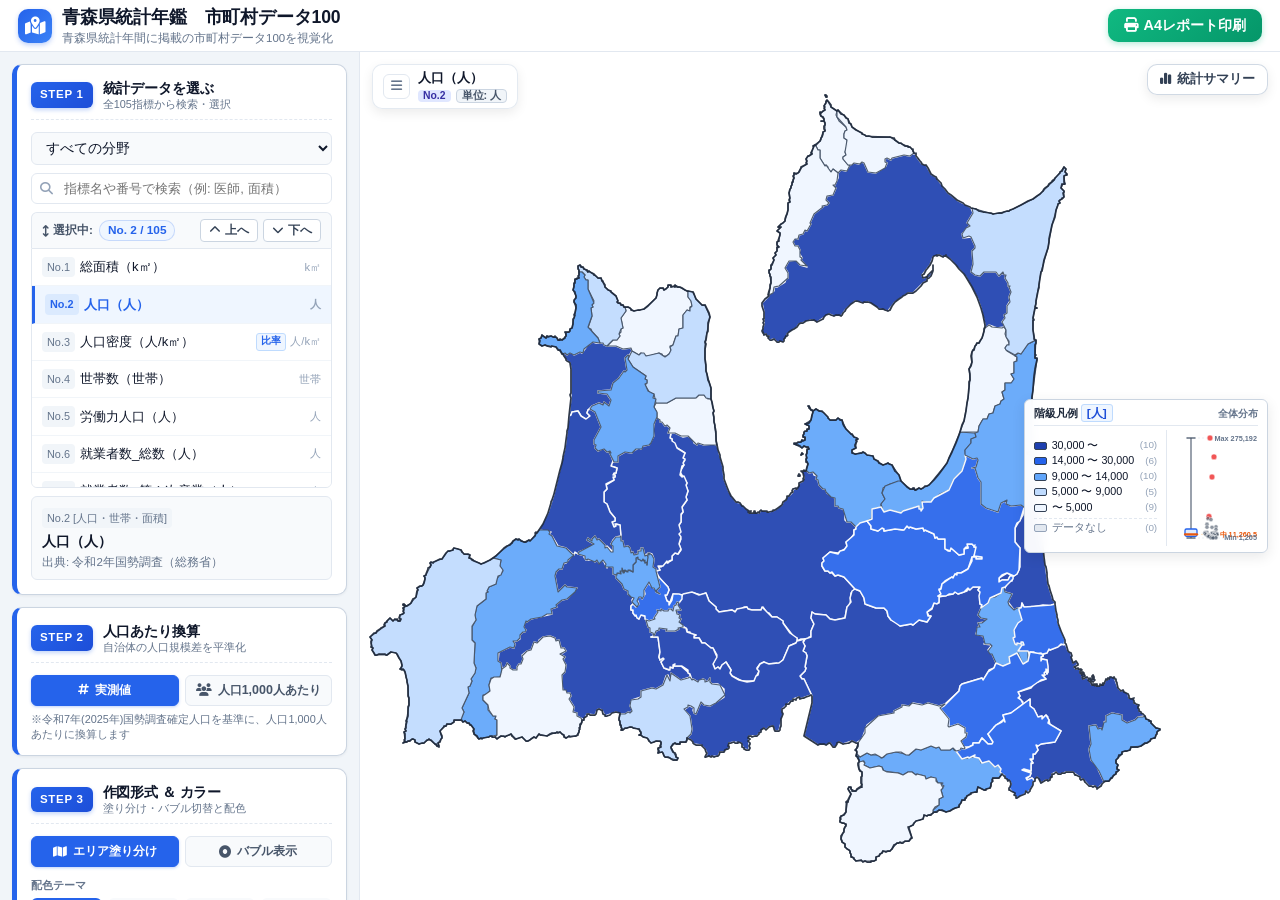
<file: index.html>
<!DOCTYPE html>
<html lang="ja">
<head>
  <meta charset="UTF-8">
  <meta name="viewport" content="width=device-width, initial-scale=1.0">
  <title>青森県統計年鑑　市町村データ100</title>
  <link rel="icon" type="image/png" href="favicon.png">
  
  <!-- FontAwesome Icons -->
  <link rel="stylesheet" href="vendor/css/all.min.css">
  
  <!-- Leaflet CSS -->
  <link rel="stylesheet" href="vendor/css/leaflet.css">
  
  <!-- App Styles -->
  <link rel="stylesheet" href="css/style.css">
</head>
<body>

  <!-- App Header -->
  <header class="app-header">
    <div class="brand">
      <div class="brand-icon">
        <i class="fa-solid fa-map-location-dot"></i>
      </div>
      <div>
        <h1 class="brand-title">青森県統計年鑑　市町村データ100</h1>
        <p class="brand-subtitle">青森県統計年間に掲載の市町村データ100を視覚化</p>
      </div>
    </div>
    
    <div class="header-actions">
      <button id="btn-open-report" class="btn-print-hero" title="A4レポートを表示して印刷・PDF保存します">
        <i class="fa-solid fa-print"></i>
        <span>A4レポート印刷</span>
      </button>
    </div>
  </header>

  <!-- App Main Layout -->
  <main class="app-container">
    
    <!-- Sidebar / Indicator Selection -->
    <aside id="app-sidebar" class="sidebar">
      
      <!-- Section 1: Indicator Selection -->
      <div class="sidebar-section">
        <div class="step-header">
          <span class="step-badge">STEP 1</span>
          <div class="step-info">
            <span class="step-title">統計データを選ぶ</span>
            <span class="step-desc">全105指標から検索・選択</span>
          </div>
        </div>
        
        <!-- Category Filter -->
        <select id="cat-select" class="cat-select" title="分野で絞り込み"></select>

        <!-- Search Input -->
        <div class="search-wrapper">
          <i class="fa-solid fa-magnifying-glass search-icon"></i>
          <input type="text" id="search-input" class="search-input" placeholder="指標名や番号で検索（例: 医師, 面積）">
        </div>

        <!-- Variable List Navigation Bar (上下移動ナビゲーション) -->
        <div class="var-list-nav-bar">
          <div class="var-list-counter" id="var-list-counter">
            <span class="counter-label"><i class="fa-solid fa-arrows-up-down"></i> 選択中:</span>
            <span class="counter-badge" id="slider-counter">No. 2 / 105</span>
          </div>
          <div class="var-list-step-btns">
            <button type="button" id="btn-var-up" class="btn-var-step" title="1つ上の指標へ (▲)" aria-label="1つ上の指標へ">
              <i class="fa-solid fa-chevron-up"></i>
              <span>上へ</span>
            </button>
            <button type="button" id="btn-var-down" class="btn-var-step" title="1つ下の指標へ (▼)" aria-label="1つ下の指標へ">
              <i class="fa-solid fa-chevron-down"></i>
              <span>下へ</span>
            </button>
          </div>
        </div>

        <!-- Variable List (太幅スライダー＆上下操作) -->
        <div id="variable-list" class="variable-list"></div>

        <!-- Selected Indicator Info Card -->
        <div class="selected-info-card">
          <div id="selected-var-num" class="var-badge" style="display:inline-block; margin-bottom:4px;">No.2 [人口・世帯・面積]</div>
          <div id="selected-var-name" class="info-title">人口（人）</div>
          <div class="info-meta">
            <span id="selected-var-source">出典: 令和8年 青森県統計年鑑</span>
          </div>
        </div>
      </div>

      <!-- Section 2: Per-Capita Population Transform (人口1,000人あたり) -->
      <div class="sidebar-section">
        <div class="step-header">
          <span class="step-badge">STEP 2</span>
          <div class="step-info">
            <span class="step-title">人口あたり換算</span>
            <span class="step-desc">自治体の人口規模差を平準化</span>
          </div>
        </div>
        <div class="per-capita-toggle-box">
          <button id="btn-mode-raw" class="per-capita-btn active" data-mode="raw" title="実測値のまま表示します">
            <i class="fa-solid fa-hashtag"></i>
            <span>実測値</span>
          </button>
          <button id="btn-mode-1000" class="per-capita-btn" data-mode="1000" title="令和7年国勢調査人口を基準に、人口1,000人あたりに換算します">
            <i class="fa-solid fa-users"></i>
            <span>人口1,000人あたり</span>
          </button>
        </div>
        <div class="per-capita-note">
          ※令和7年(2025年)国勢調査確定人口を基準に、人口1,000人あたりに換算します
        </div>
      </div>

      <!-- Section 3: Map Style & Color Palette -->
      <div class="sidebar-section">
        <div class="step-header">
          <span class="step-badge">STEP 3</span>
          <div class="step-info">
            <span class="step-title">作図形式 ＆ カラー</span>
            <span class="step-desc">塗り分け・バブル切替と配色</span>
          </div>
        </div>

        <!-- Map Style Toggle (Choropleth vs Bubble) -->
        <div class="map-style-toggle-box">
          <button id="btn-style-choropleth" class="map-style-btn active" data-style="choropleth" title="市町村ポリゴンを色分けして表示します（標準）">
            <i class="fa-solid fa-map"></i>
            <span>エリア塗り分け</span>
          </button>
          <button id="btn-style-bubble" class="map-style-btn" data-style="bubble" title="全自治体を均等なバブル（円）で表示し、面積差の偏りを解消します">
            <i class="fa-solid fa-circle-dot"></i>
            <span>バブル表示</span>
          </button>
        </div>

        <!-- Bubble Size Options (バブル表示選択時に表示) -->
        <div id="bubble-size-option-box" class="bubble-size-option-box" style="display: none;">
          <div class="bubble-sub-label">
            <i class="fa-solid fa-circle-nodes"></i>
            <span>バブルのサイズ変化</span>
          </div>
          <div class="bubble-size-toggle-box">
            <button id="btn-bubble-size-step" class="bubble-size-btn active" data-size-mode="step" title="5段階の階級に合わせて段階的にバブルを大きくします">
              <i class="fa-solid fa-layer-group"></i>
              <span>階級別（段階的）</span>
            </button>
            <button id="btn-bubble-size-continuous" class="bubble-size-btn" data-size-mode="continuous" title="統計数値の大きさに応じて無段階に滑らかに変化させます（視認性補正済み）">
              <i class="fa-solid fa-chart-line"></i>
              <span>数値連動（無段階）</span>
            </button>
          </div>
        </div>

        <div class="palette-header-label">配色テーマ</div>
        <div class="palette-picker">
          <button class="palette-btn active" data-palette="blue">
            <div class="palette-swatch">
              <span class="swatch-color" style="background:#eff6ff;"></span>
              <span class="swatch-color" style="background:#bfdbfe;"></span>
              <span class="swatch-color" style="background:#60a5fa;"></span>
              <span class="swatch-color" style="background:#2563eb;"></span>
              <span class="swatch-color" style="background:#1e40af;"></span>
            </div>
            <span class="palette-name">ブルー</span>
          </button>
          
          <button class="palette-btn" data-palette="warm">
            <div class="palette-swatch">
              <span class="swatch-color" style="background:#fff7ed;"></span>
              <span class="swatch-color" style="background:#fed7aa;"></span>
              <span class="swatch-color" style="background:#fb923c;"></span>
              <span class="swatch-color" style="background:#ea580c;"></span>
              <span class="swatch-color" style="background:#9a3412;"></span>
            </div>
            <span class="palette-name">オレンジ</span>
          </button>

          <button class="palette-btn" data-palette="mono">
            <div class="palette-swatch">
              <span class="swatch-color" style="background:#f8fafc;"></span>
              <span class="swatch-color" style="background:#cbd5e1;"></span>
              <span class="swatch-color" style="background:#94a3b8;"></span>
              <span class="swatch-color" style="background:#475569;"></span>
              <span class="swatch-color" style="background:#0f172a;"></span>
            </div>
            <span class="palette-name">モノクロ</span>
          </button>
          
          <button class="palette-btn" data-palette="teal">
            <div class="palette-swatch">
              <span class="swatch-color" style="background:#f0fdfa;"></span>
              <span class="swatch-color" style="background:#99f6e4;"></span>
              <span class="swatch-color" style="background:#2dd4bf;"></span>
              <span class="swatch-color" style="background:#0d9488;"></span>
              <span class="swatch-color" style="background:#115e59;"></span>
            </div>
            <span class="palette-name">CUD青緑</span>
          </button>
        </div>
      </div>

      <!-- Section 4: Map Label Display Options -->
      <div class="sidebar-section">
        <div class="step-header">
          <span class="step-badge">STEP 4</span>
          <div class="step-info">
            <span class="step-title" id="step4-title">地図ラベル表示</span>
            <span class="step-desc" id="step4-desc">市町村名・数値を地図に表示</span>
          </div>
        </div>
        <div class="sidebar-toggle-group">
          <label id="sidebar-toggle-names" class="sidebar-toggle-card" title="市町村名を直接表示/非表示">
            <input type="checkbox" id="chk-show-names-sidebar">
            <span class="custom-chk"><i class="fa-solid fa-check"></i></span>
            <div class="toggle-desc">
              <span class="desc-title" id="toggle-names-title">市町村名を表示</span>
              <span class="desc-sub" id="toggle-names-sub">全40自治体の名称を地図上に表示</span>
            </div>
          </label>
          <label id="sidebar-toggle-values" class="sidebar-toggle-card" title="数値を直接表示/非表示" style="margin-top:6px;">
            <input type="checkbox" id="chk-show-values-sidebar">
            <span class="custom-chk"><i class="fa-solid fa-check"></i></span>
            <div class="toggle-desc">
              <span class="desc-title" id="toggle-values-title">数値を表示</span>
              <span class="desc-sub" id="toggle-values-sub">現在の統計数値を地図上に表示</span>
            </div>
          </label>
        </div>
      </div>

      <!-- Section 5: Print Action Guide -->
      <div class="sidebar-section step-final">
        <div class="step-header">
          <span class="step-badge">STEP 5</span>
          <div class="step-info">
            <span class="step-title">A4レポート印刷</span>
            <span class="step-desc">印刷・PDF保存・画像出力</span>
          </div>
        </div>
        <p style="font-size:0.8rem; color:#64748b; margin-bottom:12px; line-height:1.4;">
          現在の作図結果、全県統計、上位・下位ランキングが自動レイアウトされたA4レポートを印刷・PDF保存できます。
        </p>
        <button onclick="document.getElementById('btn-open-report').click()" class="btn-print-hero" style="width:100%; justify-content:center;">
          <i class="fa-solid fa-print"></i>
          <span>A4レポートを開く</span>
        </button>
      </div>

    </aside>

    <!-- Main Map Container (100% Full View Canvas) -->
    <section class="content-area">
      
      <!-- Leaflet Map Container (100% Width & Height) -->
      <div id="map-view"></div>

      <!-- Floating Indicator Header on Top-Left -->
      <div class="map-floating-header">
        <button id="btn-toggle-sidebar" class="btn-sidebar-toggle" title="サイドバーを開閉して地図を全画面化">
          <i class="fa-solid fa-bars"></i>
        </button>
        <div class="active-var-info">
          <div id="active-var-title-text" class="active-var-title" title="人口（人）">人口（人）</div>
          <div class="active-var-meta">
            <span id="active-var-num-badge" class="active-var-num">No.2</span>
            <span id="active-var-unit-pill" class="unit-pill">単位: 人</span>
          </div>
        </div>
      </div>
      
      <!-- Floating Actions on Top-Right -->
      <div class="map-floating-actions">
        <button id="btn-toggle-summary" class="btn-toggle-summary" title="全県統計サマリーと順位を表示/非表示">
          <i class="fa-solid fa-chart-simple"></i>
          <span>統計サマリー</span>
        </button>
      </div>

      <!-- Floating Stats & Ranking Panel (Hidden by default, shown on demand) -->
      <div id="floating-summary-panel" class="floating-side-panel hidden">
        
        <div class="panel-header-row">
          <div class="panel-header-title">
            <i class="fa-solid fa-chart-pie" style="color:var(--primary);"></i>
            <span>全県統計サマリー＆順位</span>
          </div>
          <button id="btn-close-summary" class="panel-close-btn" title="閉じる">
            <i class="fa-solid fa-xmark"></i>
          </button>
        </div>

        <!-- Summary Stats Block -->
        <div class="panel-block">
          <div class="panel-block-title">
            <span>基本統計</span>
            <span style="font-size:0.68rem; font-weight:normal; color:#94a3b8;">40市町村</span>
          </div>
          <div class="stat-grid-mini">
            <div class="stat-box-mini">
              <div class="stat-label-mini">平均値</div>
              <div id="float-stat-mean" class="stat-val-mini">-</div>
            </div>
            <div class="stat-box-mini">
              <div class="stat-label-mini">中央値</div>
              <div id="float-stat-median" class="stat-val-mini">-</div>
            </div>
            <div class="stat-box-mini">
              <div class="stat-label-mini">最大値</div>
              <div id="float-stat-max-val" class="stat-val-mini">-</div>
              <div id="float-stat-max-muni" class="muni-sub">(-)</div>
            </div>
            <div class="stat-box-mini">
              <div class="stat-label-mini">最小値</div>
              <div id="float-stat-min-val" class="stat-val-mini">-</div>
              <div id="float-stat-min-muni" class="muni-sub">(-)</div>
            </div>
          </div>
        </div>

        <!-- Ranking TOP 3 Block -->
        <div class="panel-block">
          <div class="panel-block-title">
            <span>上位 3 自治体</span>
            <i class="fa-solid fa-crown" style="color:#eab308; font-size:0.8rem;"></i>
          </div>
          <ul id="float-rank-top" class="rank-list-mini"></ul>
        </div>

        <!-- Ranking BOTTOM 3 Block -->
        <div class="panel-block">
          <div class="panel-block-title">
            <span>下位 3 自治体</span>
          </div>
          <ul id="float-rank-btm" class="rank-list-mini"></ul>
        </div>

      </div>

    </section>

  </main>

  <!-- ========================================================================
       A4 Report Preview & Print Modal (元のツール仕様: A4 縦置き Portrait)
       ======================================================================== -->
  <div id="report-modal" class="modal-overlay hidden">
    <div class="modal-window">
      
      <!-- Modal Header -->
      <div class="modal-header">
        <div class="modal-title">
          <i class="fa-solid fa-file-pdf" style="color:#ef4444;"></i>
          <span>A4分析レポート 印刷プレビュー（縦置き）</span>
        </div>
        
        <div class="modal-actions">
          <button id="btn-print-report" class="btn-primary-action">
            <i class="fa-solid fa-print"></i>
            <span>印刷 / PDFとして保存</span>
          </button>
          
          <button id="btn-save-report-png" class="btn-secondary" title="高画質PNG画像としてダウンロード">
            <i class="fa-solid fa-download"></i>
            <span>画像保存(PNG)</span>
          </button>
          
          <button id="btn-copy-report-img" class="btn-secondary" title="クリップボードにコピーしてWordやPowerPointに貼り付け">
            <i class="fa-regular fa-copy"></i>
            <span>画像をコピー</span>
          </button>
          
          <button id="btn-close-report" class="modal-close-btn" title="閉じる">
            <i class="fa-solid fa-xmark"></i>
          </button>
        </div>
      </div>

      <!-- Modal Body (A4 Paper Sheet View: Portrait) -->
      <div class="modal-body">
        
        <!-- A4 Sheet (Portrait: 210mm x 297mm) -->
        <div id="report-sheet">
          
          <!-- Report Header (2段独立レイアウト: タイトル/出典 + 指標名/作成日) -->
          <header class="rep-header">
            <div class="rep-header-top">
              <h1 class="rep-title">青森県 市町村データ分析レポート</h1>
              <div class="rep-source">出典: <span id="rep-source-text">令和8年 青森県統計年鑑</span></div>
            </div>
            <div class="rep-header-sub">
              <div class="rep-sub">
                <strong id="rep-target-var-name">人口（人）</strong>
                <span id="rep-unit-text">（単位: 人）</span>
              </div>
              <div id="rep-date-text" class="rep-date">作成日: 2026年11月11日</div>
            </div>
          </header>

          <!-- Report Main Body (Portrait: 上段地図・中段サマリー&分布・下段40市町村棒グラフ) -->
          <main class="rep-body-portrait">
            
            <!-- 上段: 最大化ベクター地図（地図内インセット凡例付き） -->
            <section class="rep-portrait-map-section">
              <div class="rep-map-frame">
                <div id="rep-map-render-target"></div>
              </div>
            </section>

            <!-- 中段: 基本統計サマリー & 上位5市町村 & データ分布 (3カラム並列) -->
            <section class="rep-portrait-mid">
              
              <!-- 左側: 基本統計サマリー (1列×6行テーブル) -->
              <div class="rep-card rep-stat-card">
                <div class="rep-card-title">
                  <i class="fa-solid fa-table-cells" style="color:#0f172a;"></i>
                  <span>基本統計サマリー</span>
                  <span id="rep-stat-subtitle" class="rep-stat-subtitle">(全県)</span>
                </div>
                <table class="rep-stat-table-compact">
                  <tbody>
                    <tr>
                      <th>対象数</th>
                      <td id="rep-stat-count">40 / 40</td>
                    </tr>
                    <tr>
                      <th>合　計</th>
                      <td id="rep-stat-sum">-</td>
                    </tr>
                    <tr>
                      <th>平均値</th>
                      <td id="rep-stat-mean">-</td>
                    </tr>
                    <tr>
                      <th>中央値</th>
                      <td id="rep-stat-median">-</td>
                    </tr>
                    <tr>
                      <th>標準偏差</th>
                      <td id="rep-stat-sd">-</td>
                    </tr>
                    <tr>
                      <th>最　小</th>
                      <td id="rep-stat-min">-</td>
                    </tr>
                  </tbody>
                </table>
                <div id="rep-stat-note" style="font-size:0.62rem; color:#64748b; margin-top:3px; line-height:1.2;"></div>
              </div>

              <!-- 中央: 上位10市町村 (Top 10) -->
              <div class="rep-card rep-top5-card">
                <div class="rep-card-title">
                  <i class="fa-solid fa-trophy" style="color:#d97706;"></i>
                  <span>上位10市町村</span>
                  <span class="rep-stat-subtitle">(Top 10)</span>
                </div>
                <div id="rep-top5-list-wrap" class="rep-top5-list-wrap">
                  <!-- JSで動的生成（1位〜10位） -->
                </div>
              </div>

              <!-- 右側: データ分布 (KDE + 度数ヒストグラム) -->
              <div class="rep-card rep-dist-card">
                <div>
                  <div class="rep-card-title rep-dist-card-title">
                    <div class="rep-dist-title-text">
                      <i class="fa-solid fa-chart-area" style="color:#0f172a;"></i>
                      <span>データ分布</span>
                      <span id="rep-dist-mode-label" class="rep-dist-subtitle"></span>
                    </div>
                    <div class="rep-dist-legend-compact">
                      <span class="rep-legend-item"><span class="rep-legend-box"></span>度数</span>
                      <span class="rep-legend-item"><span class="rep-legend-line rep-kde-line"></span>KDE</span>
                      <span class="rep-legend-item"><span class="rep-legend-line rep-mean-line"></span>平均</span>
                      <span class="rep-legend-item"><span class="rep-legend-line rep-median-line"></span>中央</span>
                    </div>
                  </div>
                </div>
                <div id="rep-dist-render-target" class="rep-dist-svg-wrap"></div>
              </div>

            </section>

            <!-- 下段: 40市町村 棒グラフ (多い順) -->
            <section class="rep-card rep-bar-card rep-portrait-bottom">
              <div class="rep-bar-card-title">
                <div style="display:flex; align-items:center; gap:5px;">
                  <i class="fa-solid fa-chart-column" style="color:#0f172a;"></i>
                  <span>40市町村 棒グラフ (多い順)</span>
                </div>
                <span id="rep-bar-unit-label" style="font-size:0.68rem; font-weight:normal; color:#64748b;"></span>
              </div>
              <div id="rep-vbar-render-target" class="rep-vbar-svg-wrap"></div>
            </section>

          </main>

          <!-- Report Footer -->
          <footer class="rep-footer">
            <span id="rep-footer-note">分析対象: 青森県全40市町村（40市町村の有効データを集計）</span>
            <span>青森県市町村データ100 レポート</span>
          </footer>

        </div>

      </div>

    </div>
  </div>

  <!-- Vendor Scripts -->
  <script src="vendor/js/leaflet.js"></script>
  <script src="vendor/js/html2canvas.min.js"></script>

  <!-- App Data & Scripts -->
  <script src="js/geojson.js"></script>
  <script src="js/data.js"></script>
  <script src="js/app.js"></script>

</body>
</html>
</file>
<file: vendor/css/leaflet.css>
/* required styles */

.leaflet-pane,
.leaflet-tile,
.leaflet-marker-icon,
.leaflet-marker-shadow,
.leaflet-tile-container,
.leaflet-pane > svg,
.leaflet-pane > canvas,
.leaflet-zoom-box,
.leaflet-image-layer,
.leaflet-layer {
	position: absolute;
	left: 0;
	top: 0;
	}
.leaflet-container {
	overflow: hidden;
	}
.leaflet-tile,
.leaflet-marker-icon,
.leaflet-marker-shadow {
	-webkit-user-select: none;
	   -moz-user-select: none;
	        user-select: none;
	  -webkit-user-drag: none;
	}
/* Prevents IE11 from highlighting tiles in blue */
.leaflet-tile::selection {
	background: transparent;
}
/* Safari renders non-retina tile on retina better with this, but Chrome is worse */
.leaflet-safari .leaflet-tile {
	image-rendering: -webkit-optimize-contrast;
	}
/* hack that prevents hw layers "stretching" when loading new tiles */
.leaflet-safari .leaflet-tile-container {
	width: 1600px;
	height: 1600px;
	-webkit-transform-origin: 0 0;
	}
.leaflet-marker-icon,
.leaflet-marker-shadow {
	display: block;
	}
/* .leaflet-container svg: reset svg max-width decleration shipped in Joomla! (joomla.org) 3.x */
/* .leaflet-container img: map is broken in FF if you have max-width: 100% on tiles */
.leaflet-container .leaflet-overlay-pane svg {
	max-width: none !important;
	max-height: none !important;
	}
.leaflet-container .leaflet-marker-pane img,
.leaflet-container .leaflet-shadow-pane img,
.leaflet-container .leaflet-tile-pane img,
.leaflet-container img.leaflet-image-layer,
.leaflet-container .leaflet-tile {
	max-width: none !important;
	max-height: none !important;
	width: auto;
	padding: 0;
	}

.leaflet-container img.leaflet-tile {
	/* See: https://bugs.chromium.org/p/chromium/issues/detail?id=600120 */
	mix-blend-mode: plus-lighter;
}

.leaflet-container.leaflet-touch-zoom {
	-ms-touch-action: pan-x pan-y;
	touch-action: pan-x pan-y;
	}
.leaflet-container.leaflet-touch-drag {
	-ms-touch-action: pinch-zoom;
	/* Fallback for FF which doesn't support pinch-zoom */
	touch-action: none;
	touch-action: pinch-zoom;
}
.leaflet-container.leaflet-touch-drag.leaflet-touch-zoom {
	-ms-touch-action: none;
	touch-action: none;
}
.leaflet-container {
	-webkit-tap-highlight-color: transparent;
}
.leaflet-container a {
	-webkit-tap-highlight-color: rgba(51, 181, 229, 0.4);
}
.leaflet-tile {
	filter: inherit;
	visibility: hidden;
	}
.leaflet-tile-loaded {
	visibility: inherit;
	}
.leaflet-zoom-box {
	width: 0;
	height: 0;
	-moz-box-sizing: border-box;
	     box-sizing: border-box;
	z-index: 800;
	}
/* workaround for https://bugzilla.mozilla.org/show_bug.cgi?id=888319 */
.leaflet-overlay-pane svg {
	-moz-user-select: none;
	}

.leaflet-pane         { z-index: 400; }

.leaflet-tile-pane    { z-index: 200; }
.leaflet-overlay-pane { z-index: 400; }
.leaflet-shadow-pane  { z-index: 500; }
.leaflet-marker-pane  { z-index: 600; }
.leaflet-tooltip-pane   { z-index: 650; }
.leaflet-popup-pane   { z-index: 700; }

.leaflet-map-pane canvas { z-index: 100; }
.leaflet-map-pane svg    { z-index: 200; }

.leaflet-vml-shape {
	width: 1px;
	height: 1px;
	}
.lvml {
	behavior: url(#default#VML);
	display: inline-block;
	position: absolute;
	}


/* control positioning */

.leaflet-control {
	position: relative;
	z-index: 800;
	pointer-events: visiblePainted; /* IE 9-10 doesn't have auto */
	pointer-events: auto;
	}
.leaflet-top,
.leaflet-bottom {
	position: absolute;
	z-index: 1000;
	pointer-events: none;
	}
.leaflet-top {
	top: 0;
	}
.leaflet-right {
	right: 0;
	}
.leaflet-bottom {
	bottom: 0;
	}
.leaflet-left {
	left: 0;
	}
.leaflet-control {
	float: left;
	clear: both;
	}
.leaflet-right .leaflet-control {
	float: right;
	}
.leaflet-top .leaflet-control {
	margin-top: 10px;
	}
.leaflet-bottom .leaflet-control {
	margin-bottom: 10px;
	}
.leaflet-left .leaflet-control {
	margin-left: 10px;
	}
.leaflet-right .leaflet-control {
	margin-right: 10px;
	}


/* zoom and fade animations */

.leaflet-fade-anim .leaflet-popup {
	opacity: 0;
	-webkit-transition: opacity 0.2s linear;
	   -moz-transition: opacity 0.2s linear;
	        transition: opacity 0.2s linear;
	}
.leaflet-fade-anim .leaflet-map-pane .leaflet-popup {
	opacity: 1;
	}
.leaflet-zoom-animated {
	-webkit-transform-origin: 0 0;
	    -ms-transform-origin: 0 0;
	        transform-origin: 0 0;
	}
svg.leaflet-zoom-animated {
	will-change: transform;
}

.leaflet-zoom-anim .leaflet-zoom-animated {
	-webkit-transition: -webkit-transform 0.25s cubic-bezier(0,0,0.25,1);
	   -moz-transition:    -moz-transform 0.25s cubic-bezier(0,0,0.25,1);
	        transition:         transform 0.25s cubic-bezier(0,0,0.25,1);
	}
.leaflet-zoom-anim .leaflet-tile,
.leaflet-pan-anim .leaflet-tile {
	-webkit-transition: none;
	   -moz-transition: none;
	        transition: none;
	}

.leaflet-zoom-anim .leaflet-zoom-hide {
	visibility: hidden;
	}


/* cursors */

.leaflet-interactive {
	cursor: pointer;
	}
.leaflet-grab {
	cursor: -webkit-grab;
	cursor:    -moz-grab;
	cursor:         grab;
	}
.leaflet-crosshair,
.leaflet-crosshair .leaflet-interactive {
	cursor: crosshair;
	}
.leaflet-popup-pane,
.leaflet-control {
	cursor: auto;
	}
.leaflet-dragging .leaflet-grab,
.leaflet-dragging .leaflet-grab .leaflet-interactive,
.leaflet-dragging .leaflet-marker-draggable {
	cursor: move;
	cursor: -webkit-grabbing;
	cursor:    -moz-grabbing;
	cursor:         grabbing;
	}

/* marker & overlays interactivity */
.leaflet-marker-icon,
.leaflet-marker-shadow,
.leaflet-image-layer,
.leaflet-pane > svg path,
.leaflet-tile-container {
	pointer-events: none;
	}

.leaflet-marker-icon.leaflet-interactive,
.leaflet-image-layer.leaflet-interactive,
.leaflet-pane > svg path.leaflet-interactive,
svg.leaflet-image-layer.leaflet-interactive path {
	pointer-events: visiblePainted; /* IE 9-10 doesn't have auto */
	pointer-events: auto;
	}

/* visual tweaks */

.leaflet-container {
	background: #ddd;
	outline-offset: 1px;
	}
.leaflet-container a {
	color: #0078A8;
	}
.leaflet-zoom-box {
	border: 2px dotted #38f;
	background: rgba(255,255,255,0.5);
	}


/* general typography */
.leaflet-container {
	font-family: "Helvetica Neue", Arial, Helvetica, sans-serif;
	font-size: 12px;
	font-size: 0.75rem;
	line-height: 1.5;
	}


/* general toolbar styles */

.leaflet-bar {
	box-shadow: 0 1px 5px rgba(0,0,0,0.65);
	border-radius: 4px;
	}
.leaflet-bar a {
	background-color: #fff;
	border-bottom: 1px solid #ccc;
	width: 26px;
	height: 26px;
	line-height: 26px;
	display: block;
	text-align: center;
	text-decoration: none;
	color: black;
	}
.leaflet-bar a,
.leaflet-control-layers-toggle {
	background-position: 50% 50%;
	background-repeat: no-repeat;
	display: block;
	}
.leaflet-bar a:hover,
.leaflet-bar a:focus {
	background-color: #f4f4f4;
	}
.leaflet-bar a:first-child {
	border-top-left-radius: 4px;
	border-top-right-radius: 4px;
	}
.leaflet-bar a:last-child {
	border-bottom-left-radius: 4px;
	border-bottom-right-radius: 4px;
	border-bottom: none;
	}
.leaflet-bar a.leaflet-disabled {
	cursor: default;
	background-color: #f4f4f4;
	color: #bbb;
	}

.leaflet-touch .leaflet-bar a {
	width: 30px;
	height: 30px;
	line-height: 30px;
	}
.leaflet-touch .leaflet-bar a:first-child {
	border-top-left-radius: 2px;
	border-top-right-radius: 2px;
	}
.leaflet-touch .leaflet-bar a:last-child {
	border-bottom-left-radius: 2px;
	border-bottom-right-radius: 2px;
	}

/* zoom control */

.leaflet-control-zoom-in,
.leaflet-control-zoom-out {
	font: bold 18px 'Lucida Console', Monaco, monospace;
	text-indent: 1px;
	}

.leaflet-touch .leaflet-control-zoom-in, .leaflet-touch .leaflet-control-zoom-out  {
	font-size: 22px;
	}


/* layers control */

.leaflet-control-layers {
	box-shadow: 0 1px 5px rgba(0,0,0,0.4);
	background: #fff;
	border-radius: 5px;
	}
.leaflet-control-layers-toggle {
	background-image: url(images/layers.png);
	width: 36px;
	height: 36px;
	}
.leaflet-retina .leaflet-control-layers-toggle {
	background-image: url(images/layers-2x.png);
	background-size: 26px 26px;
	}
.leaflet-touch .leaflet-control-layers-toggle {
	width: 44px;
	height: 44px;
	}
.leaflet-control-layers .leaflet-control-layers-list,
.leaflet-control-layers-expanded .leaflet-control-layers-toggle {
	display: none;
	}
.leaflet-control-layers-expanded .leaflet-control-layers-list {
	display: block;
	position: relative;
	}
.leaflet-control-layers-expanded {
	padding: 6px 10px 6px 6px;
	color: #333;
	background: #fff;
	}
.leaflet-control-layers-scrollbar {
	overflow-y: scroll;
	overflow-x: hidden;
	padding-right: 5px;
	}
.leaflet-control-layers-selector {
	margin-top: 2px;
	position: relative;
	top: 1px;
	}
.leaflet-control-layers label {
	display: block;
	font-size: 13px;
	font-size: 1.08333em;
	}
.leaflet-control-layers-separator {
	height: 0;
	border-top: 1px solid #ddd;
	margin: 5px -10px 5px -6px;
	}

/* Default icon URLs */
.leaflet-default-icon-path { /* used only in path-guessing heuristic, see L.Icon.Default */
	background-image: url(images/marker-icon.png);
	}


/* attribution and scale controls */

.leaflet-container .leaflet-control-attribution {
	background: #fff;
	background: rgba(255, 255, 255, 0.8);
	margin: 0;
	}
.leaflet-control-attribution,
.leaflet-control-scale-line {
	padding: 0 5px;
	color: #333;
	line-height: 1.4;
	}
.leaflet-control-attribution a {
	text-decoration: none;
	}
.leaflet-control-attribution a:hover,
.leaflet-control-attribution a:focus {
	text-decoration: underline;
	}
.leaflet-attribution-flag {
	display: inline !important;
	vertical-align: baseline !important;
	width: 1em;
	height: 0.6669em;
	}
.leaflet-left .leaflet-control-scale {
	margin-left: 5px;
	}
.leaflet-bottom .leaflet-control-scale {
	margin-bottom: 5px;
	}
.leaflet-control-scale-line {
	border: 2px solid #777;
	border-top: none;
	line-height: 1.1;
	padding: 2px 5px 1px;
	white-space: nowrap;
	-moz-box-sizing: border-box;
	     box-sizing: border-box;
	background: rgba(255, 255, 255, 0.8);
	text-shadow: 1px 1px #fff;
	}
.leaflet-control-scale-line:not(:first-child) {
	border-top: 2px solid #777;
	border-bottom: none;
	margin-top: -2px;
	}
.leaflet-control-scale-line:not(:first-child):not(:last-child) {
	border-bottom: 2px solid #777;
	}

.leaflet-touch .leaflet-control-attribution,
.leaflet-touch .leaflet-control-layers,
.leaflet-touch .leaflet-bar {
	box-shadow: none;
	}
.leaflet-touch .leaflet-control-layers,
.leaflet-touch .leaflet-bar {
	border: 2px solid rgba(0,0,0,0.2);
	background-clip: padding-box;
	}


/* popup */

.leaflet-popup {
	position: absolute;
	text-align: center;
	margin-bottom: 20px;
	}
.leaflet-popup-content-wrapper {
	padding: 1px;
	text-align: left;
	border-radius: 12px;
	}
.leaflet-popup-content {
	margin: 13px 24px 13px 20px;
	line-height: 1.3;
	font-size: 13px;
	font-size: 1.08333em;
	min-height: 1px;
	}
.leaflet-popup-content p {
	margin: 17px 0;
	margin: 1.3em 0;
	}
.leaflet-popup-tip-container {
	width: 40px;
	height: 20px;
	position: absolute;
	left: 50%;
	margin-top: -1px;
	margin-left: -20px;
	overflow: hidden;
	pointer-events: none;
	}
.leaflet-popup-tip {
	width: 17px;
	height: 17px;
	padding: 1px;

	margin: -10px auto 0;
	pointer-events: auto;

	-webkit-transform: rotate(45deg);
	   -moz-transform: rotate(45deg);
	    -ms-transform: rotate(45deg);
	        transform: rotate(45deg);
	}
.leaflet-popup-content-wrapper,
.leaflet-popup-tip {
	background: white;
	color: #333;
	box-shadow: 0 3px 14px rgba(0,0,0,0.4);
	}
.leaflet-container a.leaflet-popup-close-button {
	position: absolute;
	top: 0;
	right: 0;
	border: none;
	text-align: center;
	width: 24px;
	height: 24px;
	font: 16px/24px Tahoma, Verdana, sans-serif;
	color: #757575;
	text-decoration: none;
	background: transparent;
	}
.leaflet-container a.leaflet-popup-close-button:hover,
.leaflet-container a.leaflet-popup-close-button:focus {
	color: #585858;
	}
.leaflet-popup-scrolled {
	overflow: auto;
	}

.leaflet-oldie .leaflet-popup-content-wrapper {
	-ms-zoom: 1;
	}
.leaflet-oldie .leaflet-popup-tip {
	width: 24px;
	margin: 0 auto;

	-ms-filter: "progid:DXImageTransform.Microsoft.Matrix(M11=0.70710678, M12=0.70710678, M21=-0.70710678, M22=0.70710678)";
	filter: progid:DXImageTransform.Microsoft.Matrix(M11=0.70710678, M12=0.70710678, M21=-0.70710678, M22=0.70710678);
	}

.leaflet-oldie .leaflet-control-zoom,
.leaflet-oldie .leaflet-control-layers,
.leaflet-oldie .leaflet-popup-content-wrapper,
.leaflet-oldie .leaflet-popup-tip {
	border: 1px solid #999;
	}


/* div icon */

.leaflet-div-icon {
	background: #fff;
	border: 1px solid #666;
	}


/* Tooltip */
/* Base styles for the element that has a tooltip */
.leaflet-tooltip {
	position: absolute;
	padding: 6px;
	background-color: #fff;
	border: 1px solid #fff;
	border-radius: 3px;
	color: #222;
	white-space: nowrap;
	-webkit-user-select: none;
	-moz-user-select: none;
	-ms-user-select: none;
	user-select: none;
	pointer-events: none;
	box-shadow: 0 1px 3px rgba(0,0,0,0.4);
	}
.leaflet-tooltip.leaflet-interactive {
	cursor: pointer;
	pointer-events: auto;
	}
.leaflet-tooltip-top:before,
.leaflet-tooltip-bottom:before,
.leaflet-tooltip-left:before,
.leaflet-tooltip-right:before {
	position: absolute;
	pointer-events: none;
	border: 6px solid transparent;
	background: transparent;
	content: "";
	}

/* Directions */

.leaflet-tooltip-bottom {
	margin-top: 6px;
}
.leaflet-tooltip-top {
	margin-top: -6px;
}
.leaflet-tooltip-bottom:before,
.leaflet-tooltip-top:before {
	left: 50%;
	margin-left: -6px;
	}
.leaflet-tooltip-top:before {
	bottom: 0;
	margin-bottom: -12px;
	border-top-color: #fff;
	}
.leaflet-tooltip-bottom:before {
	top: 0;
	margin-top: -12px;
	margin-left: -6px;
	border-bottom-color: #fff;
	}
.leaflet-tooltip-left {
	margin-left: -6px;
}
.leaflet-tooltip-right {
	margin-left: 6px;
}
.leaflet-tooltip-left:before,
.leaflet-tooltip-right:before {
	top: 50%;
	margin-top: -6px;
	}
.leaflet-tooltip-left:before {
	right: 0;
	margin-right: -12px;
	border-left-color: #fff;
	}
.leaflet-tooltip-right:before {
	left: 0;
	margin-left: -12px;
	border-right-color: #fff;
	}

/* Printing */

@media print {
	/* Prevent printers from removing background-images of controls. */
	.leaflet-control {
		-webkit-print-color-adjust: exact;
		print-color-adjust: exact;
		}
	}
</file>
<file: css/style.css>
/* Aomori Stats 100 Simple Map & Report CSS */
:root {
  --primary: #2563eb;
  --primary-hover: #1d4ed8;
  --primary-light: #eff6ff;
  --bg-page: #f8fafc;
  --bg-card: #ffffff;
  --border-color: #e2e8f0;
  --text-main: #0f172a;
  --text-muted: #64748b;
  --radius-sm: 6px;
  --radius-md: 10px;
  --radius-lg: 16px;
  --shadow-sm: 0 1px 3px rgba(0,0,0,0.06);
  --shadow-md: 0 4px 6px -1px rgba(0,0,0,0.08), 0 2px 4px -2px rgba(0,0,0,0.04);
  --shadow-lg: 0 10px 15px -3px rgba(0,0,0,0.1), 0 4px 6px -4px rgba(0,0,0,0.05);
}

* {
  box-sizing: border-box;
  margin: 0;
  padding: 0;
  scrollbar-width: thin;
  scrollbar-color: #94a3b8 #f1f5f9;
}

/* マウスで操作しやすい太めのスクロールバー（スライダー）スタイル */
::-webkit-scrollbar {
  width: 12px;
  height: 12px;
}

::-webkit-scrollbar-track {
  background: #f1f5f9;
  border-radius: 6px;
}

::-webkit-scrollbar-thumb {
  background: #94a3b8;
  border-radius: 6px;
  border: 2px solid #f1f5f9;
  cursor: pointer;
  transition: background-color 0.15s ease;
}

::-webkit-scrollbar-thumb:hover {
  background: #64748b;
}

::-webkit-scrollbar-thumb:active {
  background: var(--primary);
}

body {
  font-family: -apple-system, BlinkMacSystemFont, "Segoe UI", Roboto, "Helvetica Neue", "Hiragino Kaku Gothic ProN", "Yu Gothic", Meiryo, sans-serif;
  background-color: var(--bg-page);
  color: var(--text-main);
  line-height: 1.5;
  height: 100vh;
  display: flex;
  flex-direction: column;
  overflow: hidden;
}

/* App Header */
.app-header {
  background: #ffffff;
  border-bottom: 1px solid var(--border-color);
  padding: 8px 18px;
  display: flex;
  align-items: center;
  justify-content: space-between;
  flex-shrink: 0;
  z-index: 1000;
  height: 52px;
}

.brand {
  display: flex;
  align-items: center;
  gap: 10px;
}

.brand-icon {
  width: 34px;
  height: 34px;
  background: linear-gradient(135deg, #2563eb, #3b82f6);
  color: #fff;
  border-radius: var(--radius-md);
  display: flex;
  align-items: center;
  justify-content: center;
  font-size: 18px;
  box-shadow: 0 2px 5px rgba(37, 99, 235, 0.3);
}

.brand-title {
  font-size: 1.1rem;
  font-weight: 700;
  color: var(--text-main);
  letter-spacing: -0.01em;
  display: flex;
  align-items: center;
  gap: 8px;
}

.brand-subtitle {
  font-size: 0.72rem;
  color: var(--text-muted);
}

.header-actions {
  display: flex;
  align-items: center;
  gap: 8px;
}

.btn-print-hero {
  background: linear-gradient(135deg, #10b981, #059669);
  color: white;
  border: none;
  padding: 7px 16px;
  font-size: 0.9rem;
  font-weight: 600;
  border-radius: var(--radius-md);
  cursor: pointer;
  display: flex;
  align-items: center;
  gap: 6px;
  box-shadow: 0 2px 6px rgba(16, 185, 129, 0.3);
  transition: all 0.2s ease;
}

.btn-print-hero:hover {
  background: linear-gradient(135deg, #059669, #047857);
  box-shadow: 0 4px 10px rgba(16, 185, 129, 0.4);
  transform: translateY(-1px);
}

/* App Main Layout */
.app-container {
  display: flex;
  flex: 1;
  overflow: hidden;
  height: calc(100vh - 52px);
  position: relative;
}

/* Sidebar */
.sidebar {
  width: 360px;
  background: #f1f5f9;
  border-right: 1px solid var(--border-color);
  display: flex;
  flex-direction: column;
  flex-shrink: 0;
  z-index: 10;
  overflow-y: auto;
  transition: margin-left 0.25s ease, width 0.25s ease;
  padding: 12px;
  gap: 12px;
}

.sidebar.collapsed {
  margin-left: -360px;
}

/* Sidebar Step Cards (1〜5ステップの明確な独立カード設計 & 枠線・左アクセント) */
.sidebar-section {
  background: #ffffff;
  border-radius: 10px;
  border: 1px solid #cbd5e1;
  border-left: 5px solid var(--primary);
  box-shadow: 0 1px 3px rgba(15, 23, 42, 0.06);
  padding: 14px 14px;
  position: relative;
  transition: all 0.2s ease;
}

.sidebar-section:hover {
  border-color: #94a3b8;
  border-left-color: var(--primary-hover);
  box-shadow: 0 4px 6px -1px rgba(0, 0, 0, 0.08);
}

/* Step Header (各ステップの視認性強化ヘッダー) */
.step-header {
  display: flex;
  align-items: center;
  gap: 10px;
  margin-bottom: 12px;
  padding-bottom: 8px;
  border-bottom: 1px dashed #e2e8f0;
}

/* Step Badge (「STEP 1」〜「STEP 5」の鮮明ピルバッジ) */
.step-badge {
  display: inline-flex;
  align-items: center;
  justify-content: center;
  background: linear-gradient(135deg, #2563eb, #1d4ed8);
  color: #ffffff;
  font-size: 0.72rem;
  font-weight: 800;
  letter-spacing: 0.06em;
  padding: 4px 9px;
  border-radius: 6px;
  box-shadow: 0 2px 4px rgba(37, 99, 235, 0.28);
  flex-shrink: 0;
  white-space: nowrap;
}

.step-info {
  display: flex;
  flex-direction: column;
  gap: 1px;
  min-width: 0;
}

.step-title {
  font-size: 0.90rem;
  font-weight: 700;
  color: #0f172a;
  letter-spacing: -0.01em;
  line-height: 1.25;
}

.step-desc {
  font-size: 0.68rem;
  color: #64748b;
  line-height: 1.2;
}

/* STEP 5: レポート印刷（STEP 1〜4と完全に統一されたデザイン） */
.sidebar-section.step-final {
  padding-bottom: 16px;
}

/* Category Filter Tabs/Pills */
.cat-select {
  width: 100%;
  padding: 7px 10px;
  border: 1px solid var(--border-color);
  border-radius: var(--radius-sm);
  font-size: 0.85rem;
  color: var(--text-main);
  background: #f8fafc;
  outline: none;
  margin-bottom: 8px;
  cursor: pointer;
}

.cat-select:focus {
  border-color: var(--primary);
  background: #fff;
}

/* Search input */
.search-wrapper {
  position: relative;
  margin-bottom: 8px;
}

.search-input {
  width: 100%;
  padding: 7px 10px 7px 32px;
  border: 1px solid var(--border-color);
  border-radius: var(--radius-sm);
  font-size: 0.82rem;
  outline: none;
  background: #ffffff;
}

.search-input:focus {
  border-color: var(--primary);
  box-shadow: 0 0 0 3px rgba(37, 99, 235, 0.1);
}

.search-icon {
  position: absolute;
  left: 9px;
  top: 50%;
  transform: translateY(-50%);
  color: #94a3b8;
  font-size: 0.8rem;
}

/* Variable List Navigation Bar (上下移動ナビゲーション) */
.var-list-nav-bar {
  display: flex;
  align-items: center;
  justify-content: space-between;
  background: #f8fafc;
  border: 1px solid var(--border-color);
  border-bottom: none;
  border-radius: var(--radius-sm) var(--radius-sm) 0 0;
  padding: 6px 10px;
}

.var-list-counter {
  display: flex;
  align-items: center;
  gap: 6px;
  font-size: 0.74rem;
}

.counter-label {
  color: #475569;
  font-weight: 600;
  display: flex;
  align-items: center;
  gap: 4px;
}

.counter-badge {
  font-weight: 700;
  color: var(--primary);
  background: var(--primary-light);
  padding: 1px 8px;
  border-radius: 10px;
  font-variant-numeric: tabular-nums;
  border: 1px solid rgba(37, 99, 235, 0.2);
}

.var-list-step-btns {
  display: flex;
  align-items: center;
  gap: 5px;
}

.btn-var-step {
  display: inline-flex;
  align-items: center;
  gap: 4px;
  padding: 3px 8px;
  font-size: 0.72rem;
  font-weight: 600;
  background: #ffffff;
  border: 1px solid #cbd5e1;
  border-radius: 4px;
  color: #334155;
  cursor: pointer;
  transition: all 0.15s ease;
}

.btn-var-step:hover:not(:disabled) {
  background: var(--primary);
  color: #ffffff;
  border-color: var(--primary);
}

.btn-var-step:active:not(:disabled) {
  transform: scale(0.96);
}

.btn-var-step:disabled {
  opacity: 0.4;
  cursor: not-allowed;
}

/* Variable Select List (項目を選択する欄: 標準の右側に幅広・掴みやすい上下スライダーを配置) */
.variable-list {
  max-height: 240px;
  overflow-y: scroll; /* 常に右側スライダーを表示し、マウスですぐに掴めるようにする */
  border: 1px solid var(--border-color);
  border-radius: 0 0 var(--radius-sm) var(--radius-sm);
  background: #ffffff;
}

/* 項目選択リスト専用の太めで掴みやすい右側スライダー */
.variable-list::-webkit-scrollbar {
  width: 16px; /* 16pxの幅広スライダーでマウスでの掴みやすさを最大化 */
}

.variable-list::-webkit-scrollbar-track {
  background: #f1f5f9;
  border-left: 1px solid #cbd5e1; /* リスト項目との境界を明確に */
}

.variable-list::-webkit-scrollbar-thumb {
  background: #94a3b8;
  border: 2px solid #f1f5f9;
  border-radius: 8px;
  min-height: 40px; /* つまみが小さくなりすぎないよう最小高さを確保 */
  cursor: grab;
  transition: background-color 0.15s ease;
}

.variable-list::-webkit-scrollbar-thumb:hover {
  background: #475569;
}

.variable-list::-webkit-scrollbar-thumb:active {
  background: var(--primary);
  cursor: grabbing;
}

.variable-item {
  padding: 8px 10px;
  font-size: 0.82rem;
  border-bottom: 1px solid #f1f5f9;
  cursor: pointer;
  display: flex;
  align-items: center;
  justify-content: space-between;
  transition: background 0.15s;
}

.variable-item:last-child {
  border-bottom: none;
}

.variable-item:hover {
  background: #f8fafc;
}

.variable-item.selected {
  background: var(--primary-light);
  color: var(--primary);
  font-weight: 600;
  border-left: 3px solid var(--primary);
}

.var-badge {
  font-size: 0.68rem;
  padding: 2px 5px;
  background: #f1f5f9;
  color: #64748b;
  border-radius: 4px;
  margin-right: 5px;
  flex-shrink: 0;
}

.variable-item.selected .var-badge {
  background: #dbeafe;
  color: var(--primary);
}

.rate-indicator-badge {
  font-size: 0.62rem;
  font-weight: 600;
  color: #2563eb;
  background: #eff6ff;
  border: 1px solid #bfdbfe;
  padding: 0.5px 4px;
  border-radius: 3px;
  white-space: nowrap;
}

/* Selected Indicator Card */
.selected-info-card {
  background: #f8fafc;
  border: 1px solid var(--border-color);
  border-radius: var(--radius-sm);
  padding: 8px 10px;
  margin-top: 8px;
}

.info-title {
  font-size: 0.88rem;
  font-weight: 700;
  color: var(--text-main);
  margin-bottom: 3px;
  line-height: 1.3;
}

.info-meta {
  font-size: 0.72rem;
  color: var(--text-muted);
  display: flex;
  flex-direction: column;
  gap: 1px;
}

/* Per-Capita Mode Switch Buttons (人口あたり換算) */
.per-capita-toggle-box {
  display: grid;
  grid-template-columns: 1fr 1fr;
  gap: 6px;
  margin-top: 4px;
}

.per-capita-btn {
  background: #f8fafc;
  border: 1px solid var(--border-color);
  border-radius: var(--radius-sm);
  padding: 6px 10px;
  font-size: 0.78rem;
  font-weight: 600;
  color: #475569;
  cursor: pointer;
  display: flex;
  align-items: center;
  justify-content: center;
  gap: 6px;
  transition: all 0.15s ease;
}

.per-capita-btn:hover {
  background: #f1f5f9;
  color: var(--text-main);
  border-color: #cbd5e1;
}

.per-capita-btn.active {
  background: var(--primary);
  color: #ffffff;
  border-color: var(--primary);
  box-shadow: 0 1px 3px rgba(37, 99, 235, 0.3);
}

.per-capita-btn:disabled,
.per-capita-btn.disabled {
  opacity: 0.45;
  background: #f1f5f9 !important;
  color: #94a3b8 !important;
  border-color: #e2e8f0 !important;
  cursor: not-allowed !important;
  box-shadow: none !important;
  pointer-events: none;
}

.per-capita-note {
  font-size: 0.68rem;
  color: var(--text-muted);
  margin-top: 6px;
  line-height: 1.35;
  transition: all 0.2s ease;
}

.per-capita-note.rate-locked {
  color: #1d4ed8;
  background: #eff6ff;
  border: 1px solid #bfdbfe;
  padding: 5px 8px;
  border-radius: var(--radius-sm);
  display: flex;
  align-items: center;
  gap: 6px;
  font-weight: 500;
  line-height: 1.35;
}

/* Map Style Mode Switch Buttons (作図形式) */
.map-style-toggle-box {
  display: grid;
  grid-template-columns: 1fr 1fr;
  gap: 6px;
  margin-top: 4px;
}

.map-style-btn {
  background: #f8fafc;
  border: 1px solid var(--border-color);
  border-radius: var(--radius-sm);
  padding: 6px 8px;
  font-size: 0.76rem;
  font-weight: 600;
  color: #475569;
  cursor: pointer;
  display: flex;
  align-items: center;
  justify-content: center;
  gap: 6px;
  transition: all 0.15s ease;
}

.map-style-btn:hover {
  background: #f1f5f9;
  color: var(--text-main);
  border-color: #cbd5e1;
}

.map-style-btn.active {
  background: var(--primary);
  color: #ffffff;
  border-color: var(--primary);
  box-shadow: 0 1px 3px rgba(37, 99, 235, 0.3);
}

/* Bubble Size Mode Options (バブルサイズ方式切り替え) */
.bubble-size-option-box {
  margin-top: 8px;
  padding: 8px 10px;
  background: #f1f5f9;
  border-radius: var(--radius-sm);
  border: 1px solid #e2e8f0;
  animation: fadeInSizeBox 0.2s ease-in-out;
}

@keyframes fadeInSizeBox {
  from { opacity: 0; transform: translateY(-4px); }
  to { opacity: 1; transform: translateY(0); }
}

.bubble-sub-label {
  font-size: 0.70rem;
  font-weight: 600;
  color: #475569;
  margin-bottom: 6px;
  display: flex;
  align-items: center;
  gap: 5px;
}

.bubble-sub-label i {
  color: var(--primary);
  font-size: 0.75rem;
}

.bubble-size-toggle-box {
  display: grid;
  grid-template-columns: 1fr 1fr;
  gap: 6px;
}

.bubble-size-btn {
  background: #ffffff;
  border: 1px solid var(--border-color);
  border-radius: var(--radius-sm);
  padding: 5px 6px;
  font-size: 0.72rem;
  font-weight: 600;
  color: #475569;
  cursor: pointer;
  display: flex;
  align-items: center;
  justify-content: center;
  gap: 5px;
  transition: all 0.15s ease;
  white-space: nowrap;
}

.bubble-size-btn:hover {
  background: #f8fafc;
  color: var(--text-main);
  border-color: #cbd5e1;
}

.bubble-size-btn.active {
  background: #2563eb;
  color: #ffffff;
  border-color: #2563eb;
  box-shadow: 0 1px 3px rgba(37, 99, 235, 0.25);
}

.palette-header-label {
  font-size: 0.70rem;
  font-weight: 600;
  color: #64748b;
  margin: 10px 0 4px;
}

/* Bubble Markers (バブル表示用スタイル) */
.bubble-marker-wrap,
.leaflet-div-icon.bubble-marker-wrap {
  background: transparent !important;
  border: none !important;
}

.bubble-circle {
  border-radius: 50%;
  display: flex;
  flex-direction: column;
  align-items: center;
  justify-content: center;
  box-shadow: 0 2px 7px rgba(0, 0, 0, 0.18), 0 0 0 1.5px rgba(255, 255, 255, 0.95);
  transition: transform 0.15s ease, box-shadow 0.15s ease;
  user-select: none;
  cursor: pointer;
  text-align: center;
  overflow: hidden;
  box-sizing: border-box;
}

.bubble-circle:hover {
  transform: scale(1.18);
  box-shadow: 0 4px 14px rgba(0, 0, 0, 0.3), 0 0 0 2px #ffffff;
  z-index: 1000 !important;
}

.bubble-muni-name {
  font-weight: 700;
  line-height: 1.05;
  white-space: nowrap;
  pointer-events: none;
}

.bubble-muni-val {
  font-weight: 600;
  font-size: 0.60rem;
  line-height: 1.0;
  margin-top: 1px;
  opacity: 0.92;
  white-space: nowrap;
  pointer-events: none;
}

/* Color Palette Select */
.palette-picker {
  display: grid;
  grid-template-columns: repeat(4, 1fr);
  gap: 6px;
  margin-top: 4px;
}

.palette-btn {
  border: 2px solid transparent;
  border-radius: var(--radius-sm);
  padding: 3px;
  background: #f8fafc;
  cursor: pointer;
  display: flex;
  flex-direction: column;
  align-items: center;
  gap: 3px;
  transition: all 0.15s;
}

.palette-btn:hover {
  background: #f1f5f9;
}

.palette-btn.active {
  border-color: var(--primary);
  background: var(--primary-light);
}

.palette-swatch {
  width: 100%;
  height: 12px;
  border-radius: 2px;
  display: flex;
  overflow: hidden;
  border: 1px solid #cbd5e1;
}

.swatch-color {
  flex: 1;
  height: 100%;
}

.palette-name {
  font-size: 0.68rem;
  color: #475569;
}

/* Content Area (Map Container: 100% Full Canvas) */
.content-area {
  flex: 1;
  position: relative;
  background: #ffffff;
  overflow: hidden;
  height: 100%;
  width: 100%;
}

/* Leaflet Map - 100% Full View Area */
#map-view {
  width: 100%;
  height: 100%;
  background: #ffffff;
}

#map-view .leaflet-container {
  background: #ffffff !important;
  cursor: default !important;
}

#map-view .leaflet-interactive {
  cursor: pointer !important;
}

/* Floating Indicator Title Badge on Top-Left (大間町・風間浦村を隠さないコンパクト2段設計) */
.map-floating-header {
  position: absolute;
  top: 12px;
  left: 12px;
  max-width: min(300px, 34vw);
  background: rgba(255, 255, 255, 0.94);
  backdrop-filter: blur(8px);
  border: 1px solid rgba(226, 232, 240, 0.9);
  border-radius: var(--radius-md);
  box-shadow: 0 4px 12px rgba(0, 0, 0, 0.08);
  padding: 5px 10px;
  display: flex;
  align-items: center;
  gap: 8px;
  z-index: 500;
}

.btn-sidebar-toggle {
  background: #ffffff;
  border: 1px solid var(--border-color);
  border-radius: var(--radius-sm);
  padding: 5px 7px;
  font-size: 0.8rem;
  color: var(--text-muted);
  cursor: pointer;
  display: flex;
  align-items: center;
  justify-content: center;
  flex-shrink: 0;
  transition: all 0.15s;
}

.btn-sidebar-toggle:hover {
  background: #f1f5f9;
  color: var(--text-main);
  border-color: #cbd5e1;
}

.active-var-info {
  display: flex;
  flex-direction: column;
  gap: 2px;
  min-width: 0;
  overflow: hidden;
}

.active-var-title {
  font-size: 0.84rem;
  font-weight: 700;
  color: var(--text-main);
  white-space: nowrap;
  overflow: hidden;
  text-overflow: ellipsis;
  line-height: 1.25;
}

.active-var-meta {
  display: flex;
  align-items: center;
  gap: 5px;
  line-height: 1;
}

.active-var-num {
  font-size: 0.65rem;
  font-weight: 700;
  background: #e0e7ff;
  color: #3730a3;
  padding: 1px 5px;
  border-radius: 4px;
  flex-shrink: 0;
}

.unit-pill {
  font-size: 0.68rem;
  font-weight: 600;
  background: #f1f5f9;
  color: #475569;
  border: 1px solid #cbd5e1;
  padding: 0.5px 5px;
  border-radius: 4px;
  white-space: nowrap;
}

/* Floating Actions on Top-Right */
.map-floating-actions {
  position: absolute;
  top: 12px;
  right: 12px;
  z-index: 500;
  display: flex;
  align-items: center;
  gap: 8px;
}

/* Sidebar Toggle Checkboxes */
.sidebar-toggle-card input[type="checkbox"] {
  display: none;
}

.custom-chk {
  width: 15px;
  height: 15px;
  border: 1.5px solid #94a3b8;
  border-radius: 3px;
  display: inline-flex;
  align-items: center;
  justify-content: center;
  background: #ffffff;
  transition: all 0.15s ease;
  font-size: 0.6rem;
  color: transparent;
  flex-shrink: 0;
}

.sidebar-toggle-card.active .custom-chk {
  background: var(--primary);
  border-color: var(--primary);
  color: #ffffff;
}

/* Sidebar Map Label Card */
.sidebar-toggle-card {
  display: flex;
  align-items: center;
  gap: 10px;
  background: #f8fafc;
  border: 1px solid var(--border-color);
  border-radius: var(--radius-sm);
  padding: 8px 12px;
  cursor: pointer;
  user-select: none;
  transition: all 0.15s ease;
}

.sidebar-toggle-card:hover {
  background: #ffffff;
  border-color: #cbd5e1;
}

.sidebar-toggle-card.active {
  background: #eff6ff;
  border-color: var(--primary);
}

.sidebar-toggle-card .desc-title {
  display: block;
  font-size: 0.82rem;
  font-weight: 600;
  color: #1e293b;
}

.sidebar-toggle-card.active .desc-title {
  color: var(--primary);
}

.sidebar-toggle-card .desc-sub {
  display: block;
  font-size: 0.68rem;
  color: #64748b;
  margin-top: 1px;
}

/* Toggle Summary Button */
.btn-toggle-summary {
  background: rgba(255, 255, 255, 0.94);
  backdrop-filter: blur(8px);
  border: 1px solid rgba(203, 213, 225, 0.9);
  border-radius: var(--radius-md);
  padding: 6px 12px;
  font-size: 0.8rem;
  font-weight: 600;
  color: #334155;
  cursor: pointer;
  display: flex;
  align-items: center;
  gap: 6px;
  box-shadow: 0 4px 12px rgba(0, 0, 0, 0.08);
  transition: all 0.15s ease;
}

.btn-toggle-summary:hover {
  background: #ffffff;
  border-color: #94a3b8;
  color: var(--primary);
}

.btn-toggle-summary.active {
  background: var(--primary-light);
  border-color: var(--primary);
  color: var(--primary);
}

/* Floating Info Panel / Ranking on Map */
.floating-side-panel {
  position: absolute;
  top: 54px;
  right: 12px;
  width: 300px;
  background: rgba(255, 255, 255, 0.97);
  backdrop-filter: blur(8px);
  border: 1px solid rgba(203, 213, 225, 0.9);
  border-radius: var(--radius-md);
  box-shadow: 0 10px 25px -5px rgba(0,0,0,0.15), 0 8px 10px -6px rgba(0,0,0,0.1);
  padding: 12px 14px;
  z-index: 800;
  max-height: calc(100% - 70px);
  overflow-y: auto;
  transition: transform 0.2s ease, opacity 0.2s ease;
}

.floating-side-panel.hidden {
  display: none !important;
}

.panel-header-row {
  display: flex;
  align-items: center;
  justify-content: space-between;
  margin-bottom: 10px;
  padding-bottom: 6px;
  border-bottom: 1px solid #e2e8f0;
}

.panel-header-title {
  font-size: 0.85rem;
  font-weight: 700;
  color: #1e293b;
  display: flex;
  align-items: center;
  gap: 6px;
}

.panel-close-btn {
  background: transparent;
  border: none;
  font-size: 1rem;
  color: #94a3b8;
  cursor: pointer;
  padding: 2px 4px;
  line-height: 1;
}

.panel-close-btn:hover {
  color: #0f172a;
}

.panel-block {
  margin-bottom: 10px;
}

.panel-block:last-child {
  margin-bottom: 0;
}

.panel-block-title {
  font-size: 0.72rem;
  font-weight: 700;
  color: var(--text-muted);
  text-transform: uppercase;
  margin-bottom: 5px;
  letter-spacing: 0.05em;
  display: flex;
  justify-content: space-between;
  align-items: center;
}

.stat-grid-mini {
  display: grid;
  grid-template-columns: 1fr 1fr;
  gap: 5px;
}

.stat-box-mini {
  background: #f8fafc;
  border: 1px solid #e2e8f0;
  border-radius: var(--radius-sm);
  padding: 5px 7px;
}

.stat-label-mini {
  font-size: 0.65rem;
  color: var(--text-muted);
}

.stat-val-mini {
  font-size: 0.92rem;
  font-weight: 700;
  color: var(--text-main);
  white-space: nowrap;
  overflow: hidden;
  text-overflow: ellipsis;
}

.muni-sub {
  font-size: 0.62rem;
  color: var(--text-muted);
  font-weight: normal;
}

/* Rank Mini List */
.rank-list-mini {
  list-style: none;
}

.rank-item-mini {
  display: flex;
  align-items: center;
  justify-content: space-between;
  padding: 3px 0;
  font-size: 0.75rem;
  border-bottom: 1px dashed #f1f5f9;
}

.rank-item-mini:last-child {
  border-bottom: none;
}

.rank-badge {
  display: inline-flex;
  align-items: center;
  justify-content: center;
  width: 16px;
  height: 16px;
  font-size: 0.65rem;
  font-weight: 700;
  border-radius: 50%;
  margin-right: 5px;
  background: #e2e8f0;
  color: #475569;
}

.rank-1 { background: #fef08a; color: #854d0e; }
.rank-2 { background: #e2e8f0; color: #475569; }
.rank-3 { background: #ffedd5; color: #9a3412; }

/* Custom Leaflet Tooltip (ポインタイベント無効化で残留・ゴースト化を100%防止) */
.muni-tooltip,
.leaflet-tooltip.muni-tooltip,
.leaflet-tooltip-pane,
.muni-tooltip * {
  pointer-events: none !important;
  user-select: none !important;
}

.muni-tooltip[style*="display: none"] {
  display: none !important;
  visibility: hidden !important;
  opacity: 0 !important;
}

.muni-tooltip {
  background: #ffffff !important;
  color: #0f172a !important;
  border: 1px solid #cbd5e1 !important;
  border-radius: 6px !important;
  padding: 6px 10px !important;
  box-shadow: 0 4px 12px rgba(0,0,0,0.12) !important;
  font-family: inherit !important;
  font-size: 0.82rem !important;
}

/* ツールチップの引き出し（三角矢印）を非表示化：
   マウスカーソル追従時に矢印がポインタや自治体とズレた方向を指してしまう違和感を完全に解消し、
   すっきりとしたモダンなフローティングカードデザインとして統一 */
.muni-tooltip:before,
.leaflet-tooltip.muni-tooltip:before {
  display: none !important;
}

.tooltip-muni-name {
  font-weight: 700;
  font-size: 0.9rem;
  margin-bottom: 1px;
}

.tooltip-val {
  color: var(--primary);
  font-weight: 700;
  font-size: 0.95rem;
}

.tooltip-rank {
  font-size: 0.7rem;
  color: #64748b;
  margin-top: 1px;
}

/* ==========================================================================
   Map Municipality Labels (市町村名・数値の地図上コンパクト表示)
   ========================================================================== */
.map-muni-label-marker {
  background: transparent !important;
  border: none !important;
  pointer-events: none !important;
}

.map-label-content {
  display: inline-flex;
  flex-direction: column;
  align-items: center;
  justify-content: center;
  transform: translate(-50%, -50%);
  background: rgba(255, 255, 255, 0.90);
  backdrop-filter: blur(3px);
  border: 1px solid rgba(15, 23, 42, 0.22);
  border-radius: 3px;
  padding: 1px 4px;
  box-shadow: 0 1px 4px rgba(0, 0, 0, 0.14);
  white-space: nowrap;
  pointer-events: none;
  line-height: 1.15;
  transition: transform 0.15s ease, opacity 0.15s ease;
  z-index: 450;
}

.map-label-content .muni-name {
  font-size: 0.60rem; /* 約9.5px */
  font-weight: 600;
  color: #334155;
  letter-spacing: -0.02em;
}

.map-label-content .muni-val {
  font-size: 0.66rem; /* 約10.5px */
  font-weight: 700;
  color: #0f172a;
  letter-spacing: -0.01em;
}

/* 1行表示モード（市町村名のみ or 数値のみ） */
.map-label-content.single-label {
  padding: 1px 3.5px;
  line-height: 1.1;
}

.map-label-content.single-label.only-name .muni-name {
  font-size: 0.64rem;
}

.map-label-content.single-label.only-val .muni-val {
  font-size: 0.68rem;
}

/* ==========================================================================
   Map Legend - Compact Right-Center (右側中央配置)
   ========================================================================== */
#map-view .leaflet-top.leaflet-right,
#map-view .leaflet-bottom.leaflet-right {
  top: 0;
  bottom: 0;
  right: 0;
  height: 100%;
  display: flex;
  flex-direction: column;
  justify-content: center;
  align-items: flex-end;
  pointer-events: none;
  z-index: 500;
}

.map-legend-control {
  background: rgba(255, 255, 255, 0.96);
  backdrop-filter: blur(6px);
  border: 1px solid #cbd5e1;
  border-radius: var(--radius-sm);
  padding: 6px 9px;
  box-shadow: 0 4px 14px rgba(0, 0, 0, 0.09);
  font-size: 0.68rem;
  line-height: 1.3;
  margin: 0 12px 0 0 !important;
  pointer-events: auto;
  user-select: none;
}

.legend-header-flex {
  display: flex;
  justify-content: space-between;
  align-items: baseline;
  gap: 12px;
  margin-bottom: 4px;
  padding-bottom: 3px;
  border-bottom: 1px solid #e2e8f0;
}

.legend-title {
  font-weight: 700;
  color: #1e293b;
  font-size: 0.70rem;
  white-space: nowrap;
}

.legend-box-title {
  font-size: 0.65rem;
  font-weight: 600;
  color: #64748b;
  white-space: nowrap;
}

.legend-content-flex {
  display: flex;
  align-items: center;
  gap: 8px;
}

.legend-classes-col {
  display: flex;
  flex-direction: column;
  justify-content: space-between;
  min-width: 104px;
}

.legend-divider-v {
  width: 1px;
  align-self: stretch;
  background: #e2e8f0;
  margin: 0 1px;
}

.legend-boxplot-col {
  display: flex;
  align-items: center;
  justify-content: center;
}

.legend-boxplot-svg {
  display: block;
}

.boxplot-dot {
  transition: r 0.15s ease, fill 0.15s ease;
  cursor: pointer;
}

.boxplot-dot:hover {
  r: 4.2px !important;
  fill: #2563eb !important;
  fill-opacity: 1 !important;
  stroke: #ffffff !important;
  stroke-width: 1px !important;
}

.legend-row {
  display: flex;
  align-items: center;
  gap: 5px;
  margin-bottom: 1.5px;
  font-size: 0.67rem;
}

.legend-label-text {
  white-space: nowrap;
}

.legend-count {
  margin-left: auto;
  padding-left: 6px;
  font-size: 0.62rem;
  font-weight: 500;
  color: #94a3b8;
  white-space: nowrap;
  letter-spacing: -0.01em;
}

.legend-color-box {
  width: 13px;
  height: 8px;
  border-radius: 2px;
  border: 1px solid rgba(0,0,0,0.15);
  flex-shrink: 0;
  transition: border-radius 0.2s ease, width 0.2s ease, height 0.2s ease;
}

.map-legend-control.bubble-mode .legend-color-box,
.report-legend-box.bubble-mode .legend-color-box {
  width: 10px;
  height: 10px;
  border-radius: 50%;
}

/* ==========================================================================
   Report Modal & A4 Sheet Styles (縦置き Portrait: 210mm x 297mm)
   ========================================================================== */
.modal-overlay {
  position: fixed;
  top: 0;
  left: 0;
  width: 100vw;
  height: 100vh;
  background: rgba(15, 23, 42, 0.6);
  backdrop-filter: blur(4px);
  z-index: 2000;
  display: flex;
  align-items: center;
  justify-content: center;
  opacity: 1;
  transition: opacity 0.2s;
}

.modal-overlay.hidden {
  display: none !important;
  opacity: 0;
}

.modal-window {
  background: #f1f5f9;
  border-radius: var(--radius-lg);
  box-shadow: var(--shadow-lg);
  width: 95vw;
  max-width: 900px;
  height: 94vh;
  display: flex;
  flex-direction: column;
  overflow: hidden;
}

.modal-header {
  background: #ffffff;
  padding: 10px 20px;
  border-bottom: 1px solid var(--border-color);
  display: flex;
  align-items: center;
  justify-content: space-between;
  flex-shrink: 0;
}

.modal-title {
  font-size: 1.05rem;
  font-weight: 700;
  display: flex;
  align-items: center;
  gap: 8px;
}

.modal-actions {
  display: flex;
  align-items: center;
  gap: 8px;
}

.btn-secondary {
  background: #ffffff;
  border: 1px solid var(--border-color);
  padding: 6px 12px;
  font-size: 0.82rem;
  font-weight: 600;
  border-radius: var(--radius-sm);
  cursor: pointer;
  display: flex;
  align-items: center;
  gap: 5px;
  color: #334155;
  transition: all 0.15s;
}

.btn-secondary:hover {
  background: #f8fafc;
  border-color: #cbd5e1;
}

.btn-primary-action {
  background: var(--primary);
  color: white;
  border: none;
  padding: 6px 14px;
  font-size: 0.82rem;
  font-weight: 600;
  border-radius: var(--radius-sm);
  cursor: pointer;
  display: flex;
  align-items: center;
  gap: 5px;
  transition: all 0.15s;
}

.btn-primary-action:hover {
  background: var(--primary-hover);
}

.modal-close-btn {
  background: transparent;
  border: none;
  font-size: 1.25rem;
  color: #94a3b8;
  cursor: pointer;
  padding: 4px;
  display: flex;
  align-items: center;
  justify-content: center;
  margin-left: 6px;
}

.modal-close-btn:hover {
  color: #0f172a;
}

.modal-body {
  flex: 1;
  overflow-y: auto;
  padding: 20px;
  display: flex;
  justify-content: center;
  background: #64748b;
}

/* A4 Sheet Preview (Portrait: 210mm x 297mm) - 元のツール仕様 */
#report-sheet {
  background: #ffffff;
  width: 210mm;
  min-height: 297mm;
  height: 297mm;
  padding: 8mm 10mm;
  box-shadow: 0 10px 25px rgba(0, 0, 0, 0.3);
  box-sizing: border-box;
  display: flex;
  flex-direction: column;
  color: #0f172a;
  position: relative;
}

/* Report Header (2段独立構造で文字衝突・重なりを防止) */
.rep-header {
  border-bottom: 2px solid #0f172a;
  padding-bottom: 4px;
  margin-bottom: 6px;
  display: flex;
  flex-direction: column;
  gap: 2px;
  flex-shrink: 0;
}

.rep-header-top,
.rep-header-sub {
  display: flex;
  justify-content: space-between;
  align-items: baseline;
  gap: 12px;
  width: 100%;
}

.rep-header-top .rep-title {
  font-size: 1.15rem;
  font-weight: 800;
  color: #0f172a;
  line-height: 1.2;
  white-space: nowrap;
  flex-shrink: 0;
}

.rep-header-top .rep-source {
  font-size: 0.63rem;
  color: #64748b;
  line-height: 1.2;
  text-align: right;
  white-space: nowrap;
  overflow: hidden;
  text-overflow: ellipsis;
  max-width: 65%;
  flex-shrink: 1;
}

.rep-header-sub .rep-sub {
  display: flex;
  align-items: baseline;
  gap: 6px;
  min-width: 0;
  white-space: nowrap;
}

.rep-header-sub .rep-sub strong {
  font-size: 1.05rem;
  font-weight: 700;
  color: #2563eb;
  line-height: 1.2;
}

.rep-header-sub .rep-sub span {
  font-size: 0.80rem;
  color: #475569;
}

.rep-header-sub .rep-date {
  font-size: 0.65rem;
  color: #64748b;
  white-space: nowrap;
  flex-shrink: 0;
  text-align: right;
}

/* Portrait Main Body: 上段(大画面地図), 中段(統計サマリー&データ分布), 下段(40市町村棒グラフ) */
.rep-body-portrait {
  flex: 1;
  display: flex;
  flex-direction: column;
  gap: 6px;
  min-height: 0;
}

/* 上段: 地図エリア（用紙幅いっぱいに最大表示） */
.rep-portrait-map-section {
  display: flex;
  flex-direction: column;
  height: 125mm;
  min-height: 118mm;
  flex-shrink: 0;
}

.rep-map-frame {
  flex: 1;
  background: #ffffff;
  border: 1px solid #475569;
  border-radius: 4px;
  display: flex;
  align-items: center;
  justify-content: center;
  overflow: hidden;
  position: relative;
  padding: 2px;
}

#rep-map-render-target {
  width: 100%;
  height: 100%;
  display: flex;
  align-items: center;
  justify-content: center;
}

#rep-map-render-target svg {
  max-width: 100%;
  max-height: 100%;
  width: auto;
  height: 100%;
  object-fit: contain;
  display: block;
}

.rep-legend-box {
  margin-top: 3px;
  display: flex;
  align-items: center;
  justify-content: space-between;
  background: #f8fafc;
  border: 1px solid #cbd5e1;
  border-radius: 4px;
  padding: 2px 8px;
  font-size: 0.65rem;
  flex-shrink: 0;
}

/* 中段: 統計サマリー & 上位10市町村 & データ分布（3カラム並列: データ分布を拡大） */
.rep-portrait-mid {
  display: grid;
  grid-template-columns: 0.8fr 0.8fr 1.6fr;
  gap: 6px;
  flex-shrink: 0;
  height: 52mm;
  min-height: 48mm;
}

.rep-card {
  background: #ffffff;
  border: 1px solid #64748b;
  border-radius: 4px;
  padding: 5px 7px;
  display: flex;
  flex-direction: column;
  overflow: hidden;
}

.rep-card-title {
  font-size: 0.72rem;
  font-weight: 700;
  color: #0f172a;
  margin-bottom: 3px;
  padding-bottom: 2px;
  border-bottom: 1px solid #94a3b8;
  display: flex;
  align-items: center;
  gap: 5px;
}

.rep-stat-subtitle {
  font-size: 0.65rem;
  font-weight: normal;
  color: #64748b;
}

/* 基本統計テーブル - コンパクト1列仕様 */
.rep-stat-table-compact {
  width: 100%;
  border-collapse: collapse;
  font-size: 0.65rem;
  margin-top: 1px;
}

.rep-stat-table-compact tr {
  border-bottom: 1px solid #f1f5f9;
}

.rep-stat-table-compact tr:last-child {
  border-bottom: none;
}

.rep-stat-table-compact th {
  text-align: left;
  padding: 2.2px 2px;
  color: #475569;
  font-weight: 600;
  width: 36%;
  white-space: nowrap;
}

.rep-stat-table-compact td {
  text-align: right;
  padding: 2.2px 2px;
  color: #0f172a;
  font-weight: 700;
  font-family: ui-monospace, SFMono-Regular, Menlo, Monaco, Consolas, monospace;
  width: 64%;
  white-space: nowrap;
}

.rep-stat-table-compact td .muni-tag {
  font-size: 0.58rem;
  color: #64748b;
  font-weight: 600;
  margin-left: 2px;
}

/* 上位5市町村 (Top 5) カード ＆ リスト */
.rep-top5-card {
  display: flex;
  flex-direction: column;
}

.rep-top5-list-wrap {
  flex: 1;
  display: flex;
  flex-direction: column;
  justify-content: center;
}

.rep-top5-list {
  list-style: none;
  padding: 0;
  margin: 1px 0 0 0;
  display: flex;
  flex-direction: column;
  justify-content: space-between;
  flex: 1;
}

.rep-top5-item {
  display: flex;
  align-items: center;
  justify-content: space-between;
  padding: 1px 0;
  border-bottom: 1px solid #f1f5f9;
  font-size: 0.63rem;
  line-height: 1.2;
}

.rep-top5-item:last-child {
  border-bottom: none;
}

.rep-top5-left {
  display: flex;
  align-items: center;
  gap: 4px;
  min-width: 0;
}

.rep-top5-badge {
  display: inline-flex;
  align-items: center;
  justify-content: center;
  min-width: 15px;
  height: 13px;
  padding: 0 2px;
  border-radius: 3px;
  font-size: 0.56rem;
  font-weight: 800;
  color: #ffffff;
  background: #64748b;
  line-height: 1;
  flex-shrink: 0;
}

.rep-top5-badge.rank-1 {
  background: #d97706; /* ゴールド */
}

.rep-top5-badge.rank-2 {
  background: #64748b; /* シルバー */
}

.rep-top5-badge.rank-3 {
  background: #b45309; /* ブロンズ */
}

.rep-top5-badge.rank-other {
  background: #94a3b8; /* スレート */
}

.rep-top5-muni {
  font-weight: 700;
  color: #0f172a;
  white-space: nowrap;
  overflow: hidden;
  text-overflow: ellipsis;
}

.rep-top5-val {
  font-weight: 700;
  color: #1e293b;
  font-family: ui-monospace, SFMono-Regular, Menlo, Monaco, Consolas, monospace;
  white-space: nowrap;
  margin-left: 4px;
}

/* Statistics Table - Compact 2列×4行 (元のツール仕様 - 互換性維持) */
.rep-stat-table {
  width: 100%;
  border-collapse: collapse;
  font-size: 0.66rem;
}

.rep-stat-table tr {
  border-bottom: 1px solid #e2e8f0;
}

.rep-stat-table tr:last-child {
  border-bottom: none;
}

.rep-stat-table th {
  text-align: left;
  padding: 1.5px 3px;
  color: #334155;
  font-weight: 600;
  width: 19%;
  background: transparent;
  white-space: nowrap;
}

.rep-stat-table td {
  text-align: right;
  padding: 1.5px 3px;
  color: #0f172a;
  font-weight: 700;
  font-family: ui-monospace, SFMono-Regular, Menlo, Monaco, Consolas, monospace;
  width: 31%;
  white-space: nowrap;
}

.rep-stat-table td:first-of-type {
  border-right: 1.5px solid #cbd5e1;
  padding-right: 5px;
}

.rep-stat-table th:last-of-type {
  padding-left: 5px;
}

.rep-stat-table td .muni-tag {
  font-size: 0.60rem;
  color: #64748b;
  font-weight: 600;
  margin-left: 2px;
}

/* Distribution Card & Compact Legend (元のツール仕様) */
.rep-dist-card {
  display: flex;
  flex-direction: column;
  justify-content: space-between;
}

.rep-dist-card-title {
  display: flex !important;
  justify-content: space-between !important;
  align-items: center !important;
  gap: 4px;
}

.rep-dist-title-text {
  display: flex;
  align-items: center;
  gap: 4px;
  white-space: nowrap;
}

.rep-dist-subtitle {
  font-size: 0.66rem;
  font-weight: 500;
  color: #64748b;
}

.rep-dist-legend-compact {
  display: flex;
  align-items: center;
  gap: 7px;
  font-size: 0.62rem;
  color: #475569;
  white-space: nowrap;
}

.rep-legend-item {
  display: inline-flex;
  align-items: center;
  gap: 3px;
}

.rep-legend-box {
  display: inline-block;
  width: 8px;
  height: 6px;
  background: #f1f5f9;
  border: 1px solid #334155;
  border-radius: 1px;
}

.rep-legend-line {
  display: inline-block;
  width: 12px;
  height: 0;
  vertical-align: middle;
}

.rep-legend-line.rep-kde-line {
  border-top: 1.8px solid #0f172a;
}

.rep-legend-line.rep-mean-line {
  border-top: 1.4px dashed #0f172a;
}

.rep-legend-line.rep-median-line {
  border-top: 1.4px dotted #475569;
}

.rep-dist-svg-wrap {
  width: 100%;
  display: flex;
  justify-content: center;
  align-items: center;
  flex: 1;
  min-height: 0;
}

/* 下段: 40市町村 棒グラフ (元のツール仕様 - 用紙領域を最大限活用) */
.rep-bar-card.rep-portrait-bottom {
  flex-shrink: 0;
  height: 78mm;
  min-height: 70mm;
  overflow: hidden;
  display: flex;
  flex-direction: column;
  padding: 5px 8px;
}

.rep-bar-card-title {
  display: flex;
  justify-content: space-between;
  align-items: center;
  font-size: 0.72rem;
  font-weight: 700;
  color: #0f172a;
  margin-bottom: 2px;
  border-bottom: 1px solid #94a3b8;
  padding-bottom: 2px;
}

.rep-vbar-svg-wrap {
  width: 100%;
  display: flex;
  justify-content: center;
  align-items: center;
  flex: 1;
  min-height: 0;
}

/* フッター */
.rep-footer {
  border-top: 1.5px solid #475569;
  padding-top: 3px;
  margin-top: 4px;
  display: flex;
  justify-content: space-between;
  align-items: center;
  font-size: 0.64rem;
  color: #64748b;
  flex-shrink: 0;
}

/* ==========================================================================
   Print CSS (@media print: A4 Portrait - 1枚完結・改ページはみ出し防止)
   ========================================================================== */
@media print {
  * {
    -webkit-print-color-adjust: exact !important;
    print-color-adjust: exact !important;
  }

  @page {
    size: A4 portrait;
    margin: 8mm 6mm;
  }

  html, body {
    background: #ffffff !important;
    margin: 0 !important;
    padding: 0 !important;
    width: 100% !important;
    height: 100% !important;
    overflow: visible !important;
    visibility: visible !important;
  }

  .app-header,
  .sidebar,
  .content-area,
  .modal-header,
  .modal-actions,
  .modal-close-btn,
  .floating-side-panel,
  .map-floating-header,
  .map-floating-actions {
    display: none !important;
  }

  .modal-overlay {
    position: static !important;
    display: block !important;
    background: #ffffff !important;
    padding: 0 !important;
    margin: 0 !important;
    width: 100% !important;
    height: 100% !important;
    overflow: visible !important;
    visibility: visible !important;
    z-index: 1 !important;
  }

  .modal-window {
    background: #ffffff !important;
    box-shadow: none !important;
    width: 100% !important;
    height: 100% !important;
    max-width: none !important;
    border-radius: 0 !important;
    padding: 0 !important;
    margin: 0 !important;
  }

  .modal-body {
    background: #ffffff !important;
    padding: 0 !important;
    margin: 0 !important;
    overflow: visible !important;
    display: block !important;
    height: 100% !important;
  }

  #report-sheet {
    display: flex !important;
    flex-direction: column !important;
    position: static !important;
    box-shadow: none !important;
    border: none !important;
    margin: 0 !important;
    background: #ffffff !important;
    box-sizing: border-box !important;
    visibility: visible !important;
    width: 194mm !important;
    height: 278mm !important;
    max-width: 194mm !important;
    max-height: 278mm !important;
    padding: 2mm 3.5mm !important;
    page-break-inside: avoid !important;
    break-inside: avoid !important;
  }

  .rep-bar-card.rep-portrait-bottom {
    height: 76mm !important;
    min-height: 70mm !important;
  }

  #report-sheet * {
    visibility: visible !important;
    page-break-inside: avoid !important;
    break-inside: avoid !important;
  }
}

/* Responsive adjustment for small screens */
@media (max-width: 860px) {
  body {
    height: auto;
    overflow-y: auto;
  }
  .app-container {
    flex-direction: column;
    height: auto;
  }
  .sidebar {
    width: 100%;
    max-height: 380px;
  }
  .sidebar.collapsed {
    display: none;
  }
  .content-area {
    height: 520px;
  }
}
</file>
